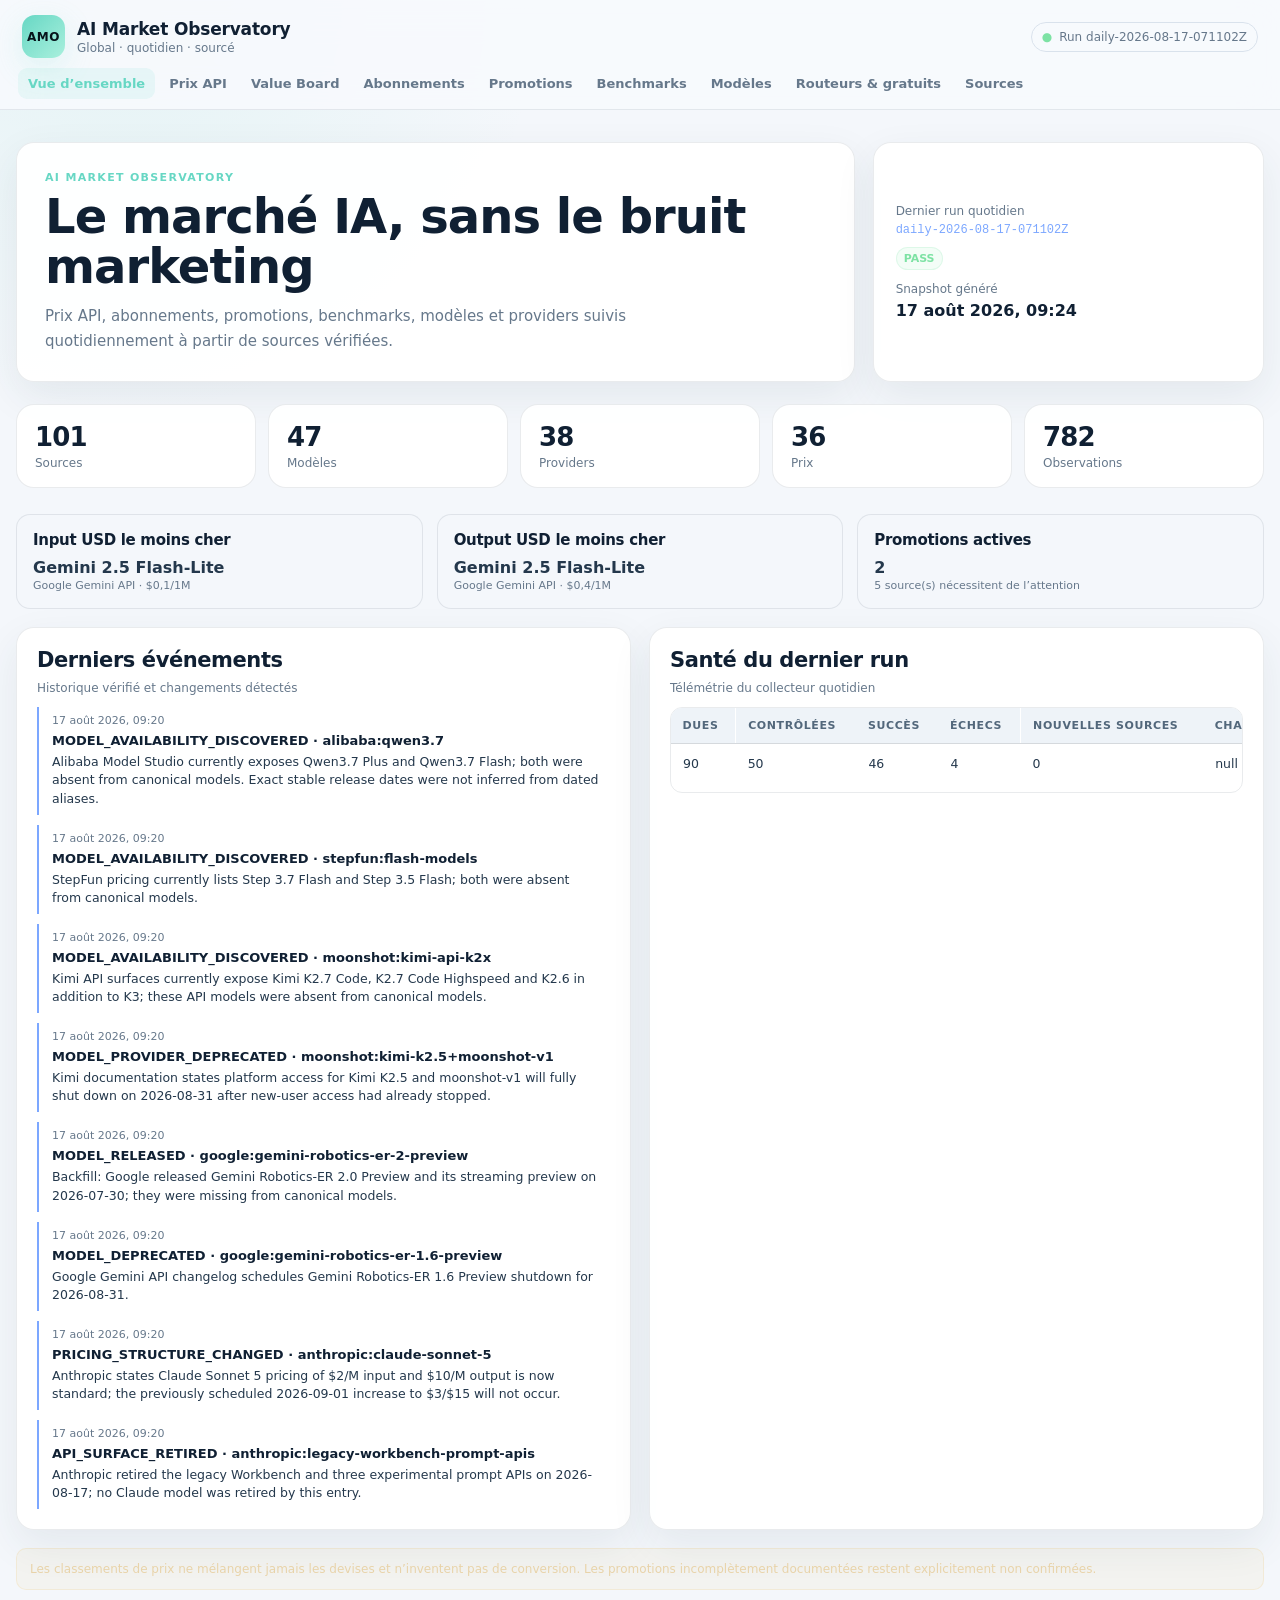
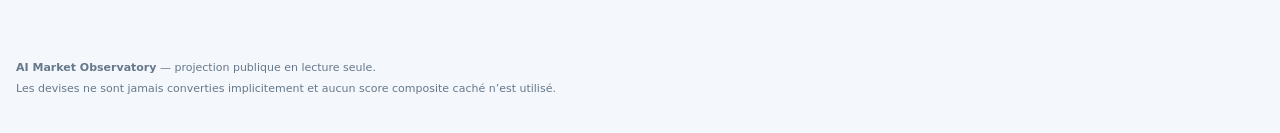
<file: index.html>
<!doctype html>
<html lang="fr">
<head>
  <meta charset="utf-8">
  <meta name="viewport" content="width=device-width, initial-scale=1">
  <meta name="description" content="AI Market Observatory — modèles IA, prix API, abonnements, promotions, benchmarks et providers.">
  <meta name="color-scheme" content="dark light">
  <title>AI Market Observatory</title>
  <link rel="stylesheet" href="assets/styles.css">
</head>
<body>
  <header class="topbar">
    <div class="brand-wrap">
      <a class="brand" href="#overview" aria-label="AI Market Observatory — accueil">
        <span class="brand-mark" aria-hidden="true">AMO</span>
        <span>
          <strong>AI Market Observatory</strong>
          <small>Global · quotidien · sourcé</small>
        </span>
      </a>
      <div class="sync" id="syncStatus">Chargement…</div>
    </div>
    <nav class="nav" aria-label="Navigation principale">
      <a href="#overview" data-route="overview">Vue d’ensemble</a>
      <a href="#pricing" data-route="pricing">Prix API</a>
      <a href="#value" data-route="value">Value Board</a>
      <a href="#subscriptions" data-route="subscriptions">Abonnements</a>
      <a href="#promotions" data-route="promotions">Promotions</a>
      <a href="#benchmarks" data-route="benchmarks">Benchmarks</a>
      <a href="#models" data-route="models">Modèles</a>
      <a href="routers.html">Routeurs & gratuits</a>
      <a href="#sources" data-route="sources">Sources</a>
    </nav>
  </header>

  <main id="app" class="shell" tabindex="-1">
    <section class="loading-card">
      <div class="spinner" aria-hidden="true"></div>
      <h1>Chargement de l’observatoire</h1>
      <p>Lecture du snapshot public dérivé des données canoniques.</p>
    </section>
  </main>

  <footer class="footer">
    <p><strong>AI Market Observatory</strong> — projection publique en lecture seule.</p>
    <p>Les devises ne sont jamais converties implicitement et aucun score composite caché n’est utilisé.</p>
  </footer>

  <noscript>
    <div class="noscript">JavaScript est nécessaire pour afficher les tableaux interactifs.</div>
  </noscript>
  <script src="assets/app.js" defer></script>
</body>
</html>
</file>
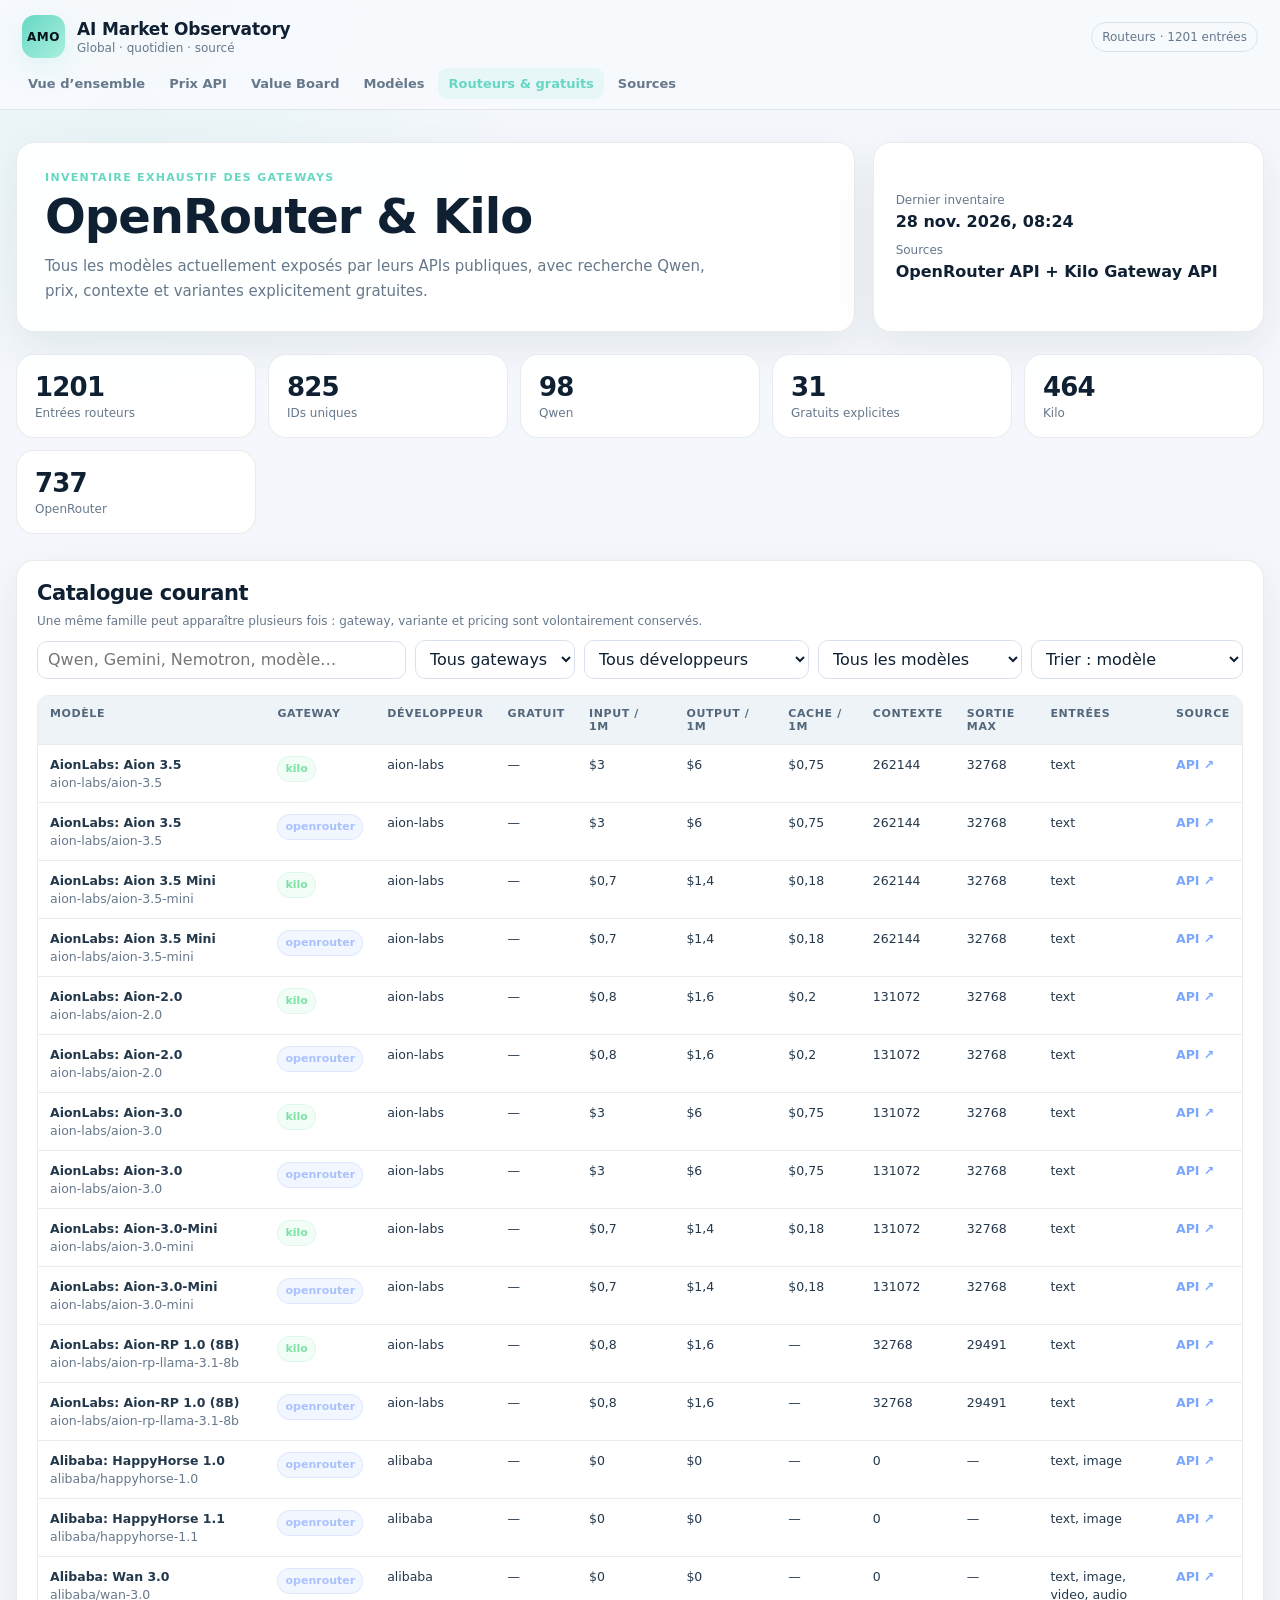
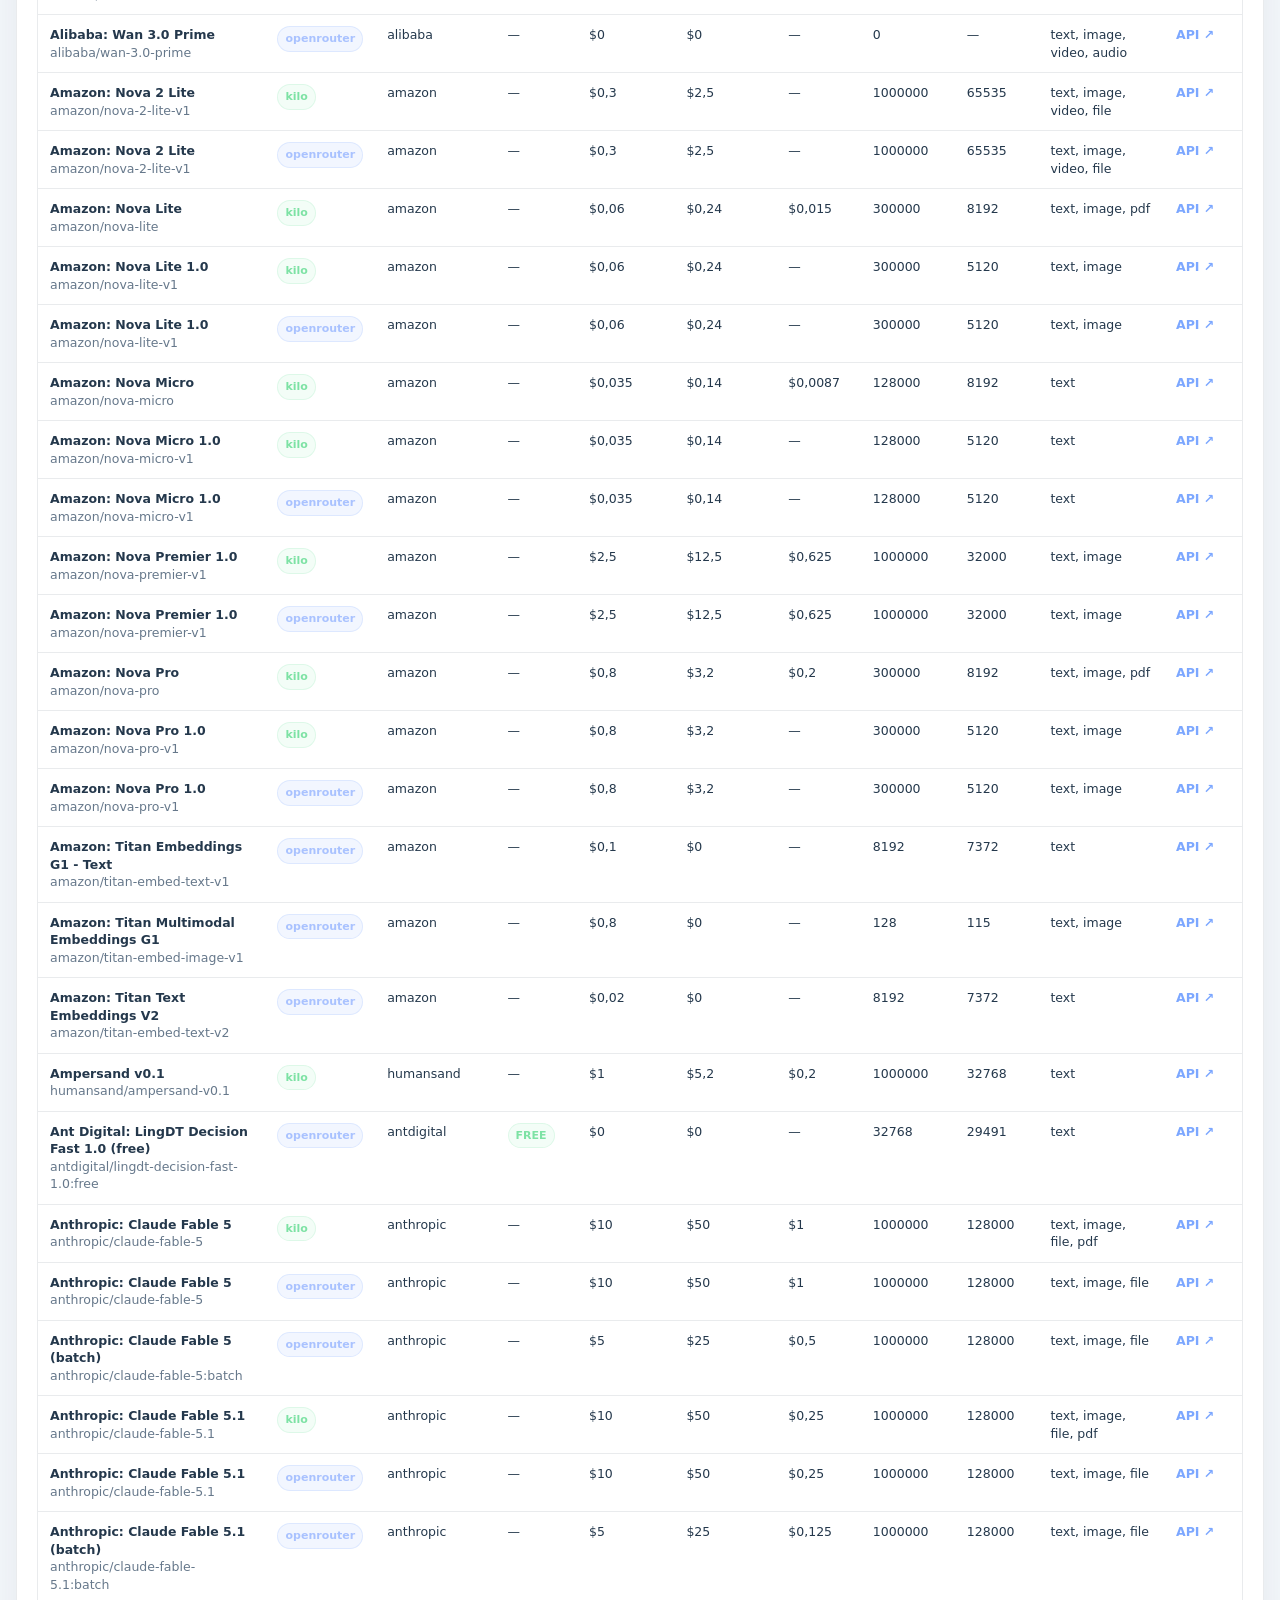
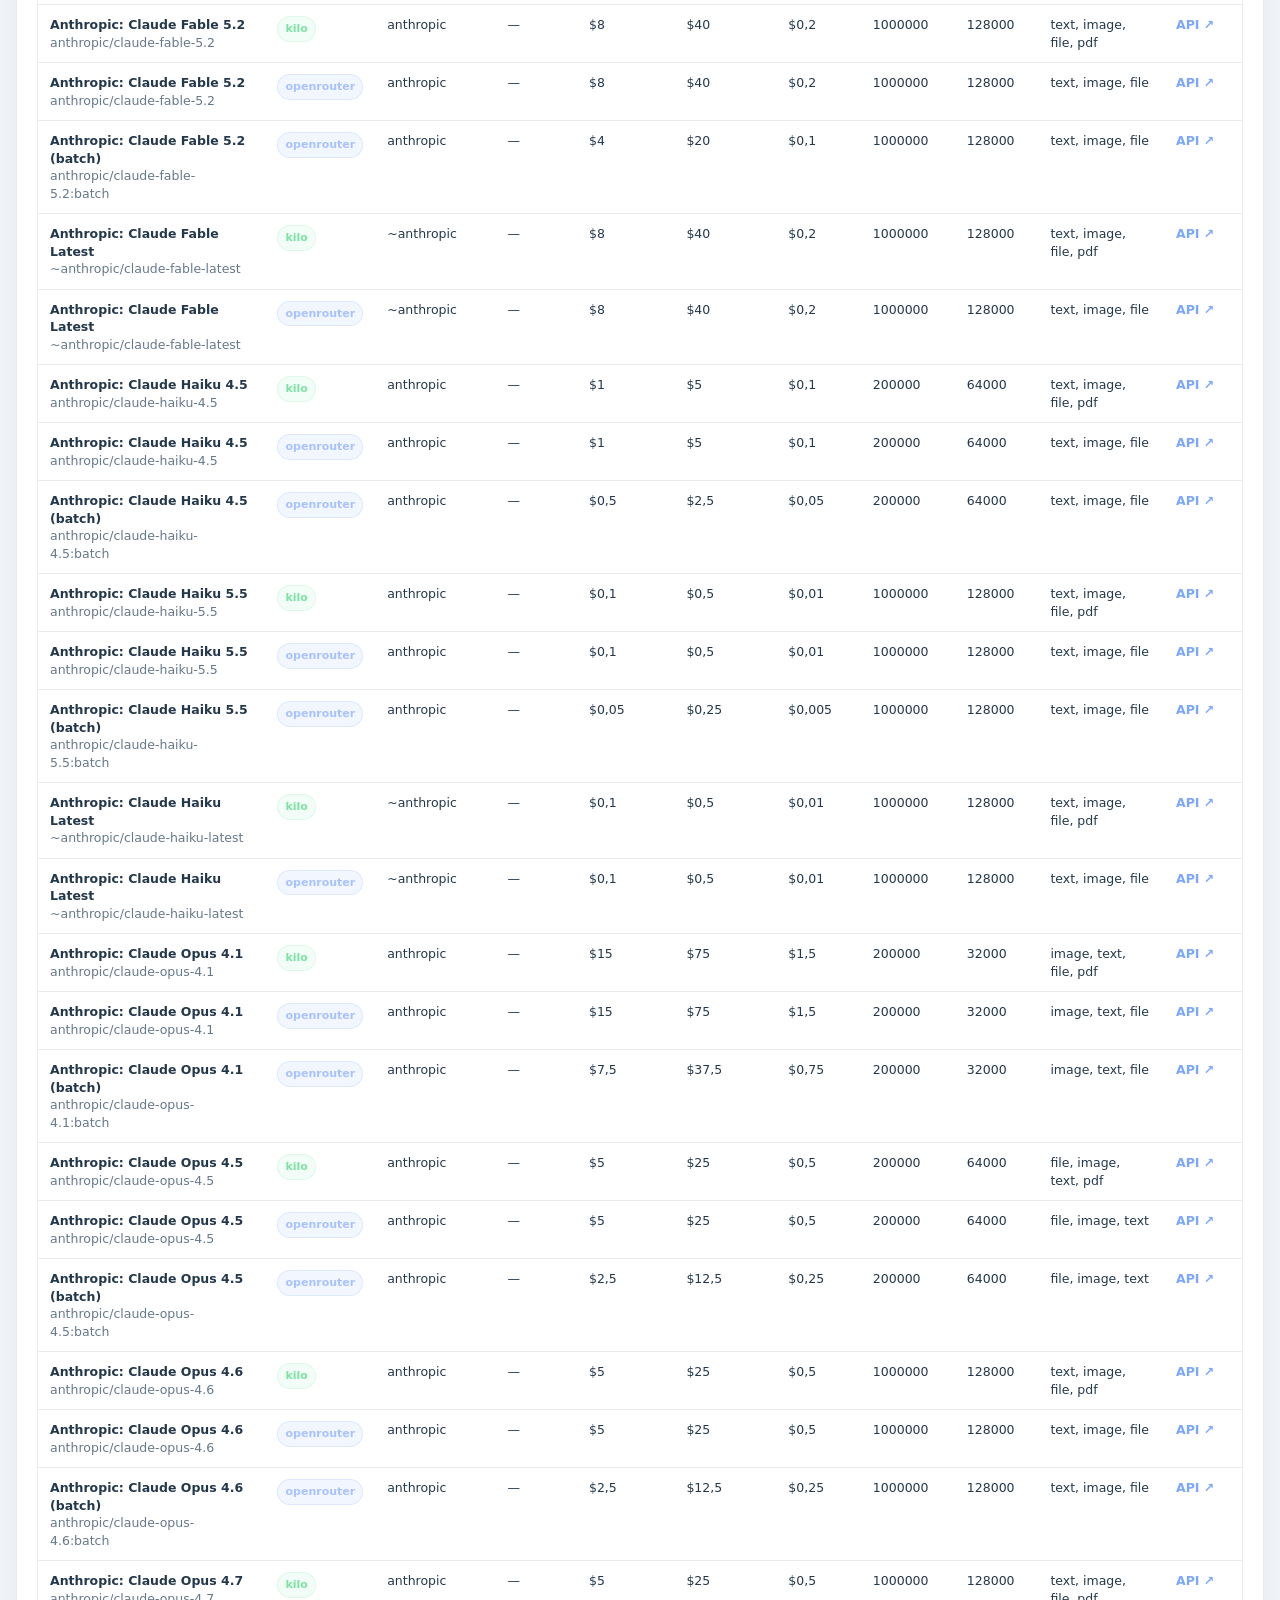
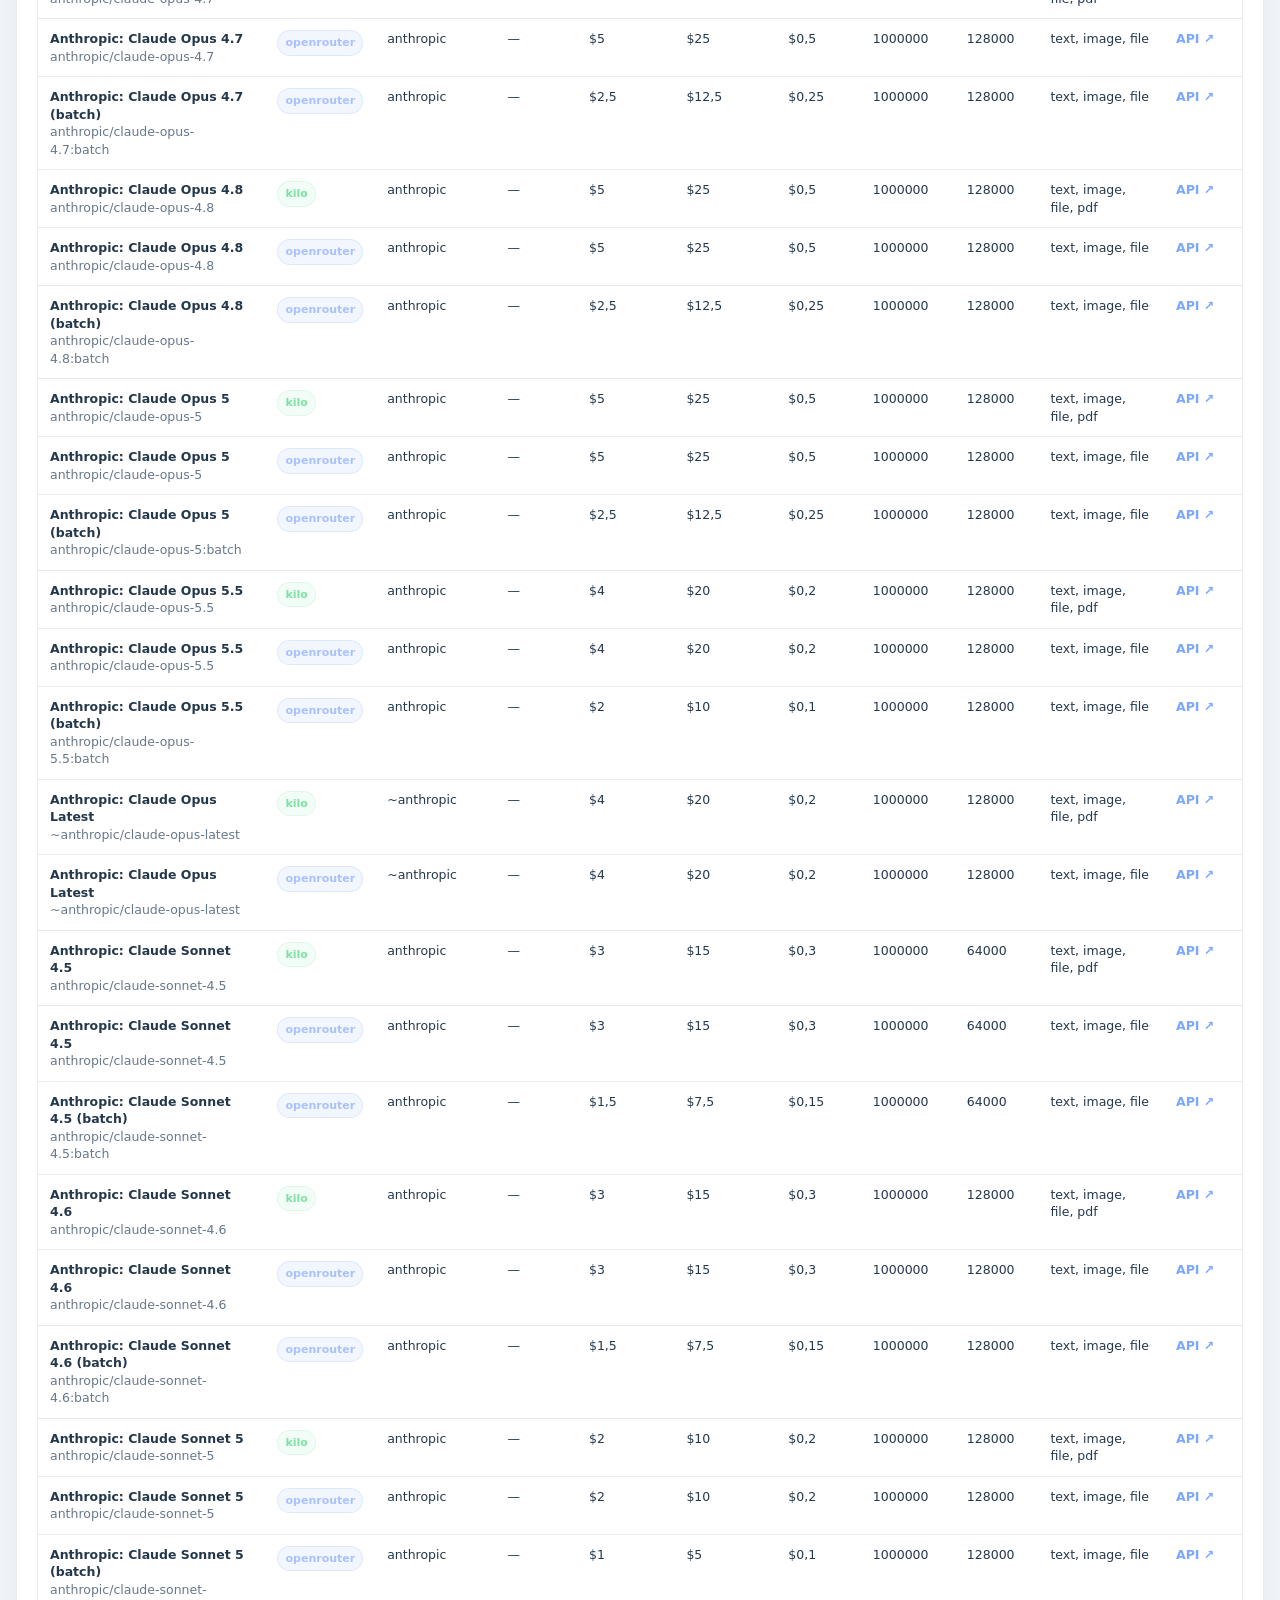
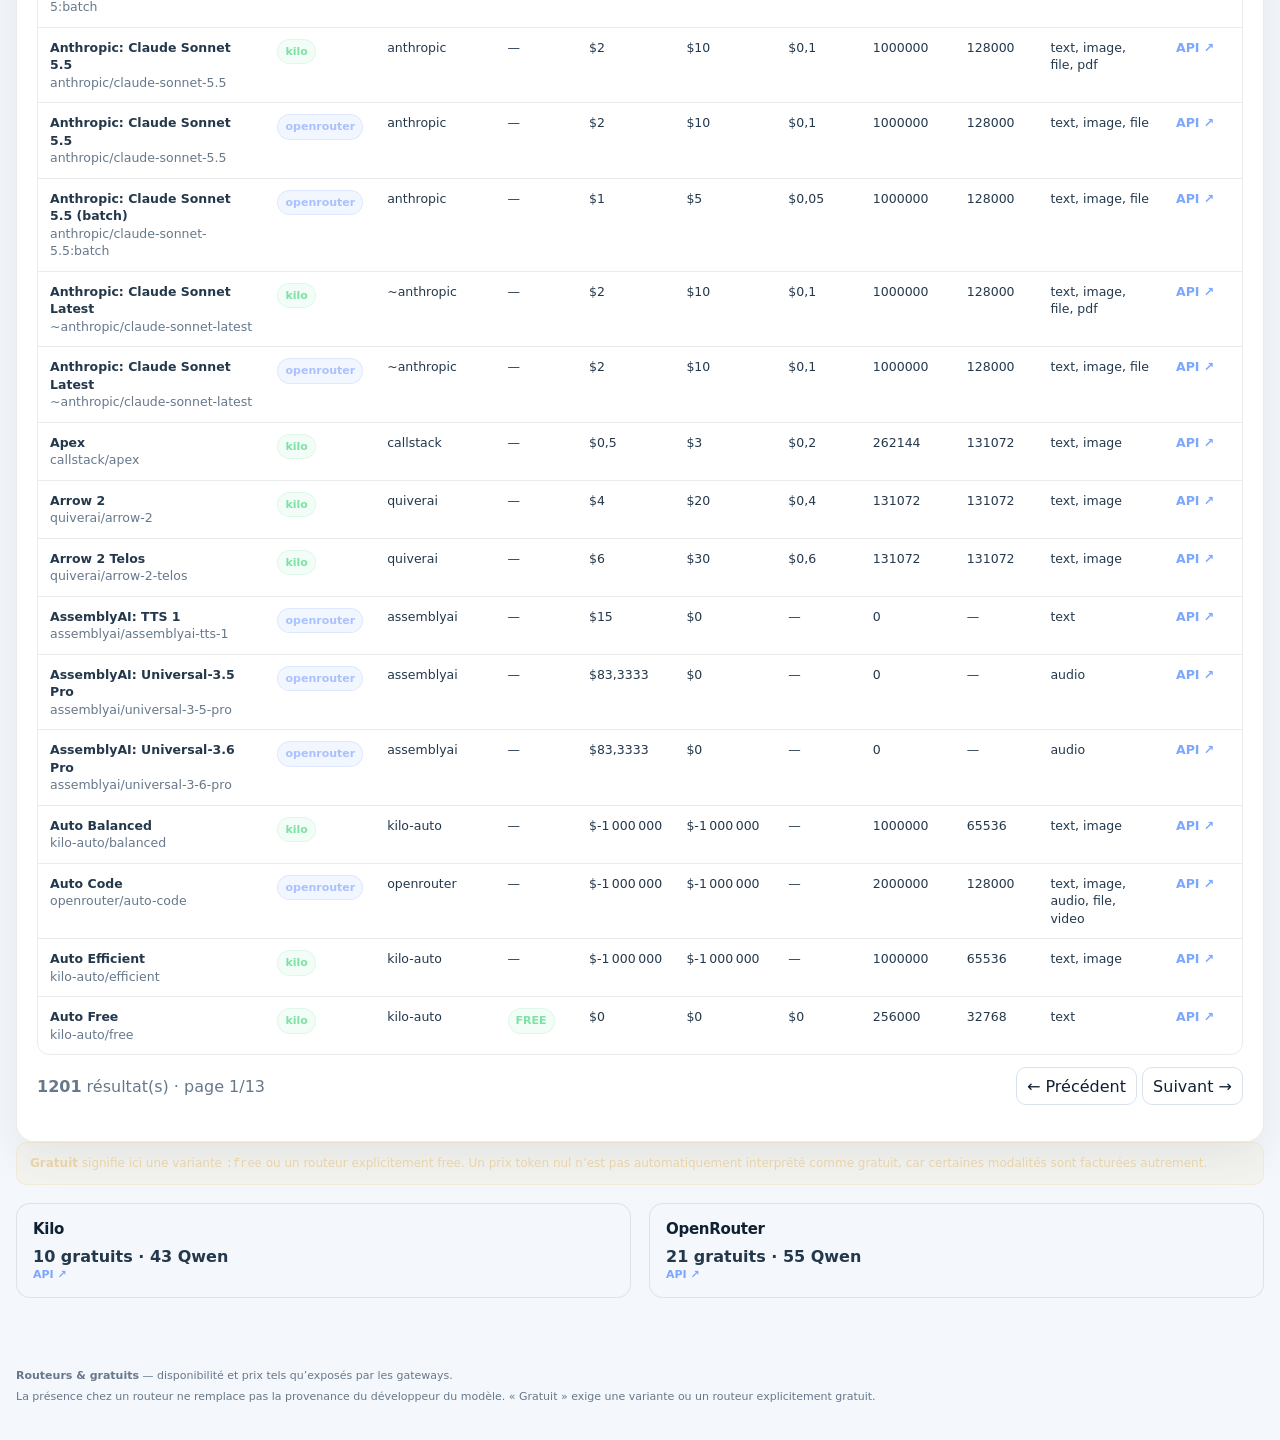
<file: routers.html>
<!doctype html>
<html lang="fr">
<head>
  <meta charset="utf-8">
  <meta name="viewport" content="width=device-width, initial-scale=1">
  <meta name="description" content="Catalogue exhaustif actuel des modèles OpenRouter et Kilo, Qwen et modèles gratuits.">
  <meta name="color-scheme" content="dark light">
  <title>Routeurs & gratuits — AI Market Observatory</title>
  <link rel="stylesheet" href="assets/styles.css">
</head>
<body>
  <header class="topbar">
    <div class="brand-wrap">
      <a class="brand" href="index.html#overview" aria-label="AI Market Observatory — accueil">
        <span class="brand-mark" aria-hidden="true">AMO</span>
        <span><strong>AI Market Observatory</strong><small>Global · quotidien · sourcé</small></span>
      </a>
      <div class="sync" id="routerSync">Chargement…</div>
    </div>
    <nav class="nav" aria-label="Navigation principale">
      <a href="index.html#overview">Vue d’ensemble</a>
      <a href="index.html#pricing">Prix API</a>
      <a href="index.html#value">Value Board</a>
      <a href="index.html#models">Modèles</a>
      <a href="routers.html" class="active">Routeurs & gratuits</a>
      <a href="index.html#sources">Sources</a>
    </nav>
  </header>

  <main id="routerApp" class="shell" tabindex="-1">
    <section class="loading-card">
      <div class="spinner" aria-hidden="true"></div>
      <h1>Chargement des catalogues</h1>
      <p>Lecture des inventaires exhaustifs OpenRouter et Kilo.</p>
    </section>
  </main>

  <footer class="footer">
    <p><strong>Routeurs & gratuits</strong> — disponibilité et prix tels qu’exposés par les gateways.</p>
    <p>La présence chez un routeur ne remplace pas la provenance du développeur du modèle. « Gratuit » exige une variante ou un routeur explicitement gratuit.</p>
  </footer>
  <script src="assets/routers.js" defer></script>
</body>
</html>
</file>
<file: assets/styles.css>
:root {
  --bg: #091019;
  --bg-2: #0d1622;
  --panel: rgba(18, 30, 44, .82);
  --panel-2: #132033;
  --line: #26364a;
  --line-soft: rgba(255,255,255,.08);
  --text: #edf4fb;
  --muted: #9caec1;
  --accent: #67d7c4;
  --accent-2: #7ca7ff;
  --good: #7de2a4;
  --warn: #f0c36a;
  --bad: #f58b91;
  --shadow: 0 18px 50px rgba(0,0,0,.24);
  --radius: 18px;
  --radius-sm: 11px;
  --max: 1500px;
  font-family: Inter, ui-sans-serif, system-ui, -apple-system, BlinkMacSystemFont, "Segoe UI", sans-serif;
}
* { box-sizing: border-box; }
html { scroll-behavior: smooth; }
body {
  margin: 0;
  min-height: 100vh;
  color: var(--text);
  background:
    radial-gradient(circle at 16% -10%, rgba(103,215,196,.14), transparent 28rem),
    radial-gradient(circle at 86% 0%, rgba(124,167,255,.12), transparent 28rem),
    var(--bg);
}
a { color: inherit; }
button, input, select { font: inherit; }
button, select, input { color: var(--text); }
.topbar {
  position: sticky;
  top: 0;
  z-index: 50;
  backdrop-filter: blur(18px);
  background: rgba(9,16,25,.88);
  border-bottom: 1px solid var(--line-soft);
}
.brand-wrap {
  max-width: var(--max);
  margin: 0 auto;
  padding: 15px 22px 10px;
  display: flex;
  align-items: center;
  justify-content: space-between;
  gap: 18px;
}
.brand {
  display: inline-flex;
  align-items: center;
  gap: 12px;
  text-decoration: none;
}
.brand-mark {
  width: 43px;
  height: 43px;
  border-radius: 13px;
  display: grid;
  place-items: center;
  color: #07131a;
  background: linear-gradient(135deg, var(--accent), #a9f0dd);
  font-weight: 900;
  font-size: 12px;
  letter-spacing: .05em;
  box-shadow: 0 9px 30px rgba(103,215,196,.18);
}
.brand strong { display: block; font-size: 17px; letter-spacing: -.01em; }
.brand small { display: block; color: var(--muted); font-size: 12px; margin-top: 2px; }
.sync {
  color: var(--muted);
  font-size: 12px;
  border: 1px solid var(--line);
  border-radius: 999px;
  padding: 7px 10px;
  white-space: nowrap;
}
.sync.ok::before { content: "●"; color: var(--good); margin-right: 7px; }
.sync.err::before { content: "●"; color: var(--bad); margin-right: 7px; }
.nav {
  max-width: var(--max);
  margin: 0 auto;
  display: flex;
  gap: 4px;
  padding: 0 18px 10px;
  overflow-x: auto;
  scrollbar-width: thin;
}
.nav a {
  color: var(--muted);
  text-decoration: none;
  font-size: 13px;
  font-weight: 650;
  white-space: nowrap;
  padding: 8px 10px;
  border-radius: 9px;
}
.nav a:hover { background: rgba(255,255,255,.05); color: var(--text); }
.nav a.active { background: rgba(103,215,196,.11); color: var(--accent); }
.shell {
  width: min(var(--max), calc(100% - 32px));
  margin: 32px auto 70px;
  outline: none;
}
.hero {
  display: grid;
  grid-template-columns: minmax(0, 1.5fr) minmax(280px, .7fr);
  gap: 18px;
  margin-bottom: 22px;
}
.hero-card, .panel, .metric, .loading-card {
  border: 1px solid var(--line-soft);
  background: linear-gradient(155deg, rgba(21,35,51,.94), rgba(12,22,34,.90));
  box-shadow: var(--shadow);
  border-radius: var(--radius);
}
.hero-card { padding: 28px; }
.eyebrow {
  margin: 0 0 8px;
  color: var(--accent);
  text-transform: uppercase;
  letter-spacing: .12em;
  font-size: 11px;
  font-weight: 800;
}
h1, h2, h3 { margin-top: 0; letter-spacing: -.02em; }
h1 { font-size: clamp(28px, 4vw, 48px); line-height: 1.04; margin-bottom: 12px; }
h2 { font-size: 21px; margin-bottom: 14px; }
h3 { font-size: 15px; margin-bottom: 9px; }
.lead { color: var(--muted); font-size: 15px; line-height: 1.65; margin: 0; max-width: 70ch; }
.hero-status { padding: 22px; display: flex; flex-direction: column; justify-content: center; }
.run-id { font-family: ui-monospace, SFMono-Regular, Menlo, monospace; color: var(--accent-2); font-size: 12px; overflow-wrap: anywhere; }
.kicker { color: var(--muted); font-size: 12px; margin-bottom: 5px; }
.status-pass { color: var(--good); font-weight: 800; }
.metrics {
  display: grid;
  grid-template-columns: repeat(5, minmax(120px, 1fr));
  gap: 12px;
  margin: 18px 0 26px;
}
.metric { padding: 17px 18px; box-shadow: none; }
.metric .value { display: block; font-size: 26px; font-weight: 850; letter-spacing: -.03em; }
.metric .label { display: block; margin-top: 4px; color: var(--muted); font-size: 12px; }
.grid-2 { display: grid; grid-template-columns: repeat(2, minmax(0, 1fr)); gap: 18px; margin-bottom: 18px; }
.grid-3 { display: grid; grid-template-columns: repeat(3, minmax(0, 1fr)); gap: 14px; margin-bottom: 18px; }
.panel { padding: 20px; overflow: hidden; }
.panel-header {
  display: flex;
  align-items: flex-start;
  justify-content: space-between;
  gap: 16px;
  margin-bottom: 12px;
}
.panel-header p { color: var(--muted); margin: -5px 0 0; font-size: 12px; }
.badge {
  display: inline-flex;
  align-items: center;
  gap: 5px;
  font-size: 11px;
  font-weight: 750;
  padding: 4px 7px;
  border-radius: 999px;
  background: rgba(124,167,255,.1);
  color: #a9c2ff;
  border: 1px solid rgba(124,167,255,.18);
}
.badge.good { color: var(--good); background: rgba(125,226,164,.09); border-color: rgba(125,226,164,.18); }
.badge.warn { color: var(--warn); background: rgba(240,195,106,.09); border-color: rgba(240,195,106,.18); }
.badge.bad { color: var(--bad); background: rgba(245,139,145,.09); border-color: rgba(245,139,145,.18); }
.toolbar {
  display: flex;
  flex-wrap: wrap;
  gap: 9px;
  align-items: center;
  margin: 0 0 16px;
}
.control {
  min-height: 38px;
  border: 1px solid var(--line);
  border-radius: 10px;
  background: #0c1724;
  padding: 8px 10px;
  outline: none;
}
.control:focus { border-color: var(--accent); box-shadow: 0 0 0 3px rgba(103,215,196,.09); }
input.control { min-width: 220px; flex: 1 1 260px; }
select.control { flex: 0 1 auto; }
.table-wrap { overflow: auto; border: 1px solid var(--line-soft); border-radius: 12px; }
table { width: 100%; border-collapse: collapse; min-width: 780px; }
th, td { padding: 11px 12px; border-bottom: 1px solid var(--line-soft); text-align: left; vertical-align: top; }
th {
  position: sticky;
  top: 0;
  background: #111e2d;
  color: #b9c8d8;
  font-size: 11px;
  text-transform: uppercase;
  letter-spacing: .055em;
  z-index: 2;
}
td { color: #d9e4ef; font-size: 12.5px; line-height: 1.4; }
tbody tr:hover td { background: rgba(255,255,255,.025); }
tbody tr:last-child td { border-bottom: 0; }
.num { font-variant-numeric: tabular-nums; white-space: nowrap; }
.muted { color: var(--muted); }
.good { color: var(--good); }
.warn { color: var(--warn); }
.bad { color: var(--bad); }
.source-link { color: var(--accent-2); text-decoration: none; font-weight: 650; }
.source-link:hover { text-decoration: underline; }
.event-list { display: grid; gap: 10px; }
.event {
  border-left: 2px solid var(--accent-2);
  padding: 7px 10px 7px 13px;
  background: rgba(255,255,255,.025);
  border-radius: 0 9px 9px 0;
}
.event time { color: var(--muted); font-size: 11px; display: block; margin-bottom: 3px; }
.event strong { font-size: 13px; }
.event p { color: #c9d6e3; font-size: 12.5px; line-height: 1.45; margin: 4px 0 0; }
.rank-card { border: 1px solid var(--line-soft); background: rgba(255,255,255,.022); border-radius: 14px; padding: 16px; }
.rank-card ol { margin: 0; padding-left: 22px; }
.rank-card li { padding: 7px 0; color: #dce6f0; font-size: 12.5px; }
.rank-card li::marker { color: var(--accent); font-weight: 800; }
.rank-main { font-weight: 750; }
.rank-sub { color: var(--muted); display: block; font-size: 11px; margin-top: 2px; }
.empty { color: var(--muted); padding: 24px; text-align: center; }
.loading-card { max-width: 620px; margin: 90px auto; padding: 36px; text-align: center; }
.loading-card p { color: var(--muted); }
.spinner { width: 30px; height: 30px; border: 3px solid var(--line); border-top-color: var(--accent); border-radius: 50%; margin: 0 auto 18px; animation: spin .8s linear infinite; }
@keyframes spin { to { transform: rotate(360deg); } }
.notice { padding: 11px 13px; border: 1px solid rgba(240,195,106,.19); background: rgba(240,195,106,.07); border-radius: 10px; color: #e8d3a9; font-size: 12px; line-height: 1.5; }
.footer { width: min(var(--max), calc(100% - 32px)); margin: 0 auto 36px; color: var(--muted); font-size: 11px; line-height: 1.5; }
.footer p { margin: 4px 0; }
.noscript { margin: 20px; padding: 15px; background: #46252a; color: white; }
@media (max-width: 1000px) {
  .hero { grid-template-columns: 1fr; }
  .metrics { grid-template-columns: repeat(3, 1fr); }
  .grid-3 { grid-template-columns: 1fr; }
}
@media (max-width: 760px) {
  .brand-wrap { align-items: flex-start; }
  .sync { display: none; }
  .shell { width: min(100% - 18px, var(--max)); margin-top: 18px; }
  .hero-card, .panel { padding: 16px; }
  .metrics { grid-template-columns: repeat(2, 1fr); gap: 8px; }
  .metric { padding: 13px; }
  .metric .value { font-size: 22px; }
  .grid-2 { grid-template-columns: 1fr; }
  h1 { font-size: 30px; }
}
@media (prefers-color-scheme: light) {
  :root {
    --bg: #f4f7fb; --bg-2: #fff; --panel: #fff; --panel-2: #fff; --line: #d9e2ec; --line-soft: rgba(18,40,60,.09);
    --text: #102033; --muted: #66788b; --shadow: 0 15px 40px rgba(36,60,80,.08);
  }
  body { background: radial-gradient(circle at 10% 0%, rgba(103,215,196,.11), transparent 26rem), var(--bg); }
  .topbar { background: rgba(248,250,253,.9); }
  .hero-card, .panel, .metric, .loading-card { background: rgba(255,255,255,.93); }
  .control { background: white; color: #102033; }
  th { background: #eef3f8; color: #52677b; }
  td { color: #24384c; }
  .event p, .rank-main { color: #24384c; }
}
</file>
